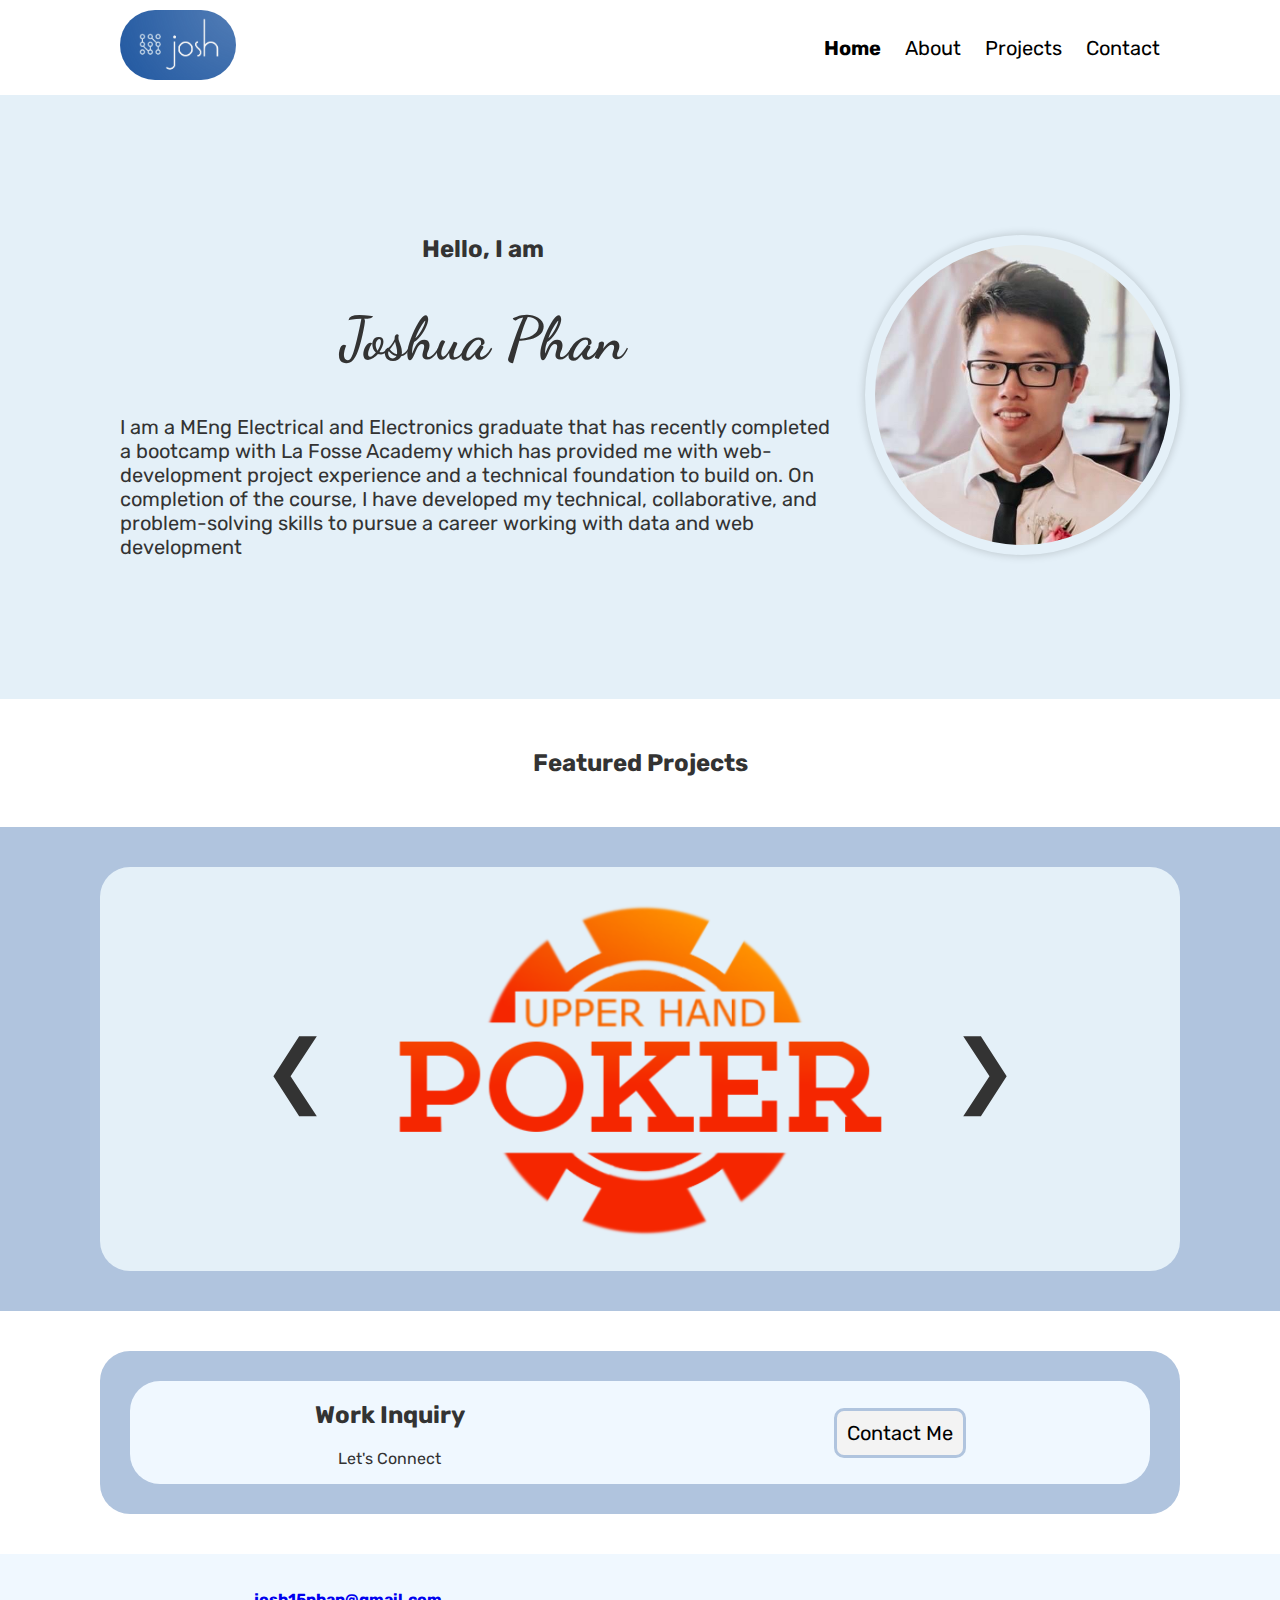
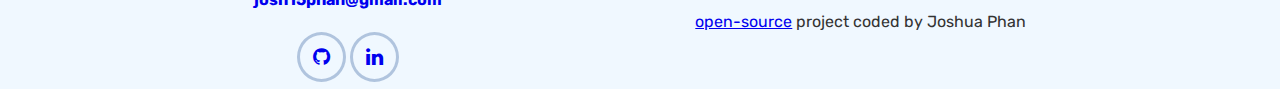
<file: index.html>
<!DOCTYPE html>
<html lang="en">
  <head>
    <meta charset="UTF-8" />
    <meta http-equiv="X-UA-Compatible" content="IE=edge" />
    <meta name="viewport" content="width=device-width, initial-scale=1.0" />
    <link rel="stylesheet" href="./css/styles.css" />
    <link
      rel="stylesheet"
      href="https://cdnjs.cloudflare.com/ajax/libs/font-awesome/4.7.0/css/font-awesome.min.css"
    />
    <link rel="icon" href="img/favicon.png" type="image/x-icon" />
    <script defer src="js/script.js"></script>
    <title>JP Portfolio | Homepage</title>
  </head>
  <body>
    <nav class="d-flex justify-content-between">
      <a href="/" title="Homepage"
        ><img src="./img/logo.png" alt="Website Logo"
      /></a>
      <div>
        <a href="/" style="font-weight: bold">Home</a>
        <a href="about.html">About</a>
        <a href="projects.html">Projects</a>
        <a href="contact.html">Contact</a>
      </div>
    </nav>

    <div class="profile">
      <div class="profile-desc">
        <h2>Hello, I am</h2>
        <h1>Joshua Phan</h1>
        <p>
          I am a MEng Electrical and Electronics graduate that has recently
          completed a bootcamp with La Fosse Academy which has provided me with
          web-development project experience and a technical foundation to build
          on. On completion of the course, I have developed my technical,
          collaborative, and problem-solving skills to pursue a career working
          with data and web development
        </p>
      </div>
      <div>
        <img
          class="profile-pic"
          src="./img/profilepic.png"
          alt="Profile Picture"
        />
      </div>
    </div>

    <h2 class="subtitle">Featured Projects</h2>
    <div class="container">
      <div class="featured-wrapper">
        <div class="project-list">
          <div class="project-thumbnails">
            <img
              class="project-thumbnail"
              src="img/fp1.png"
              alt="Upper Hand Project"
            />
            <div class="middle">
              <div class="project-text">
                <h3>Upper Hand Poker</h3>
                <p>A real-time multiplayer game Poker application</p>
                <a href="/projects.html" class="project-link"
                  >git checkout upper-hand</a
                >
              </div>
            </div>
          </div>

          <div class="project-thumbnails">
            <img
              class="project-thumbnail"
              src="img/fp2.png"
              alt="Ye Olde Quiz Project"
            />
            <div class="middle">
              <div class="project-text">
                <h3>Ye Olde Quiz</h3>
                <p>A Pub quiz-styled real-time quiz game</p>
                <a href="/projects.html" class="project-link"
                  >git checkout ye-olde-quiz</a
                >
              </div>
            </div>
          </div>

          <div class="project-thumbnails">
            <img
              class="project-thumbnail"
              src="img/fp3.png"
              alt="Habitual Project"
            />
            <div class="middle">
              <div class="project-text">
                <h3>Habitual</h3>
                <p>Habit Tracking Web Application</p>
                <a href="/projects.html" class="project-link"
                  >git checkout habitual</a
                >
              </div>
            </div>
          </div>
        </div>
        <div class="arrows">
          <a class="prev" onclick="plusSlides(-1)">&#10094;</a>
          <a class="next" onclick="plusSlides(1)">&#10095;</a>
        </div>
      </div>
    </div>

    <div class="inquiry">
      <div class="inquiry-second">
        <div>
          <h2>Work Inquiry</h2>
          <p>Let's Connect</p>
        </div>
        <a href="contact.html">Contact Me</a>
      </div>
    </div>

    <footer>
      <div class="external-links">
        <p class="email">
          <a
            href="mailto:josh15phan@gmail.com"
            style="text-decoration: none; font-weight: bold"
            >josh15phan@gmail.com</a
          >
        </p>
        <a href="https://github.com/JLP2000" class="links-buttons"
          ><i class="fa fa-github"></i
        ></a>
        <a
          href="https://www.linkedin.com/in/joshua-phan-471615230/"
          class="links-buttons"
          ><i class="fa fa-linkedin"></i
        ></a>
      </div>
      <p>
        <a href="https://github.com/JLP2000/portfolio-webpage">open-source</a>
        project coded by Joshua Phan
      </p>
    </footer>
  </body>
</html>
</file>
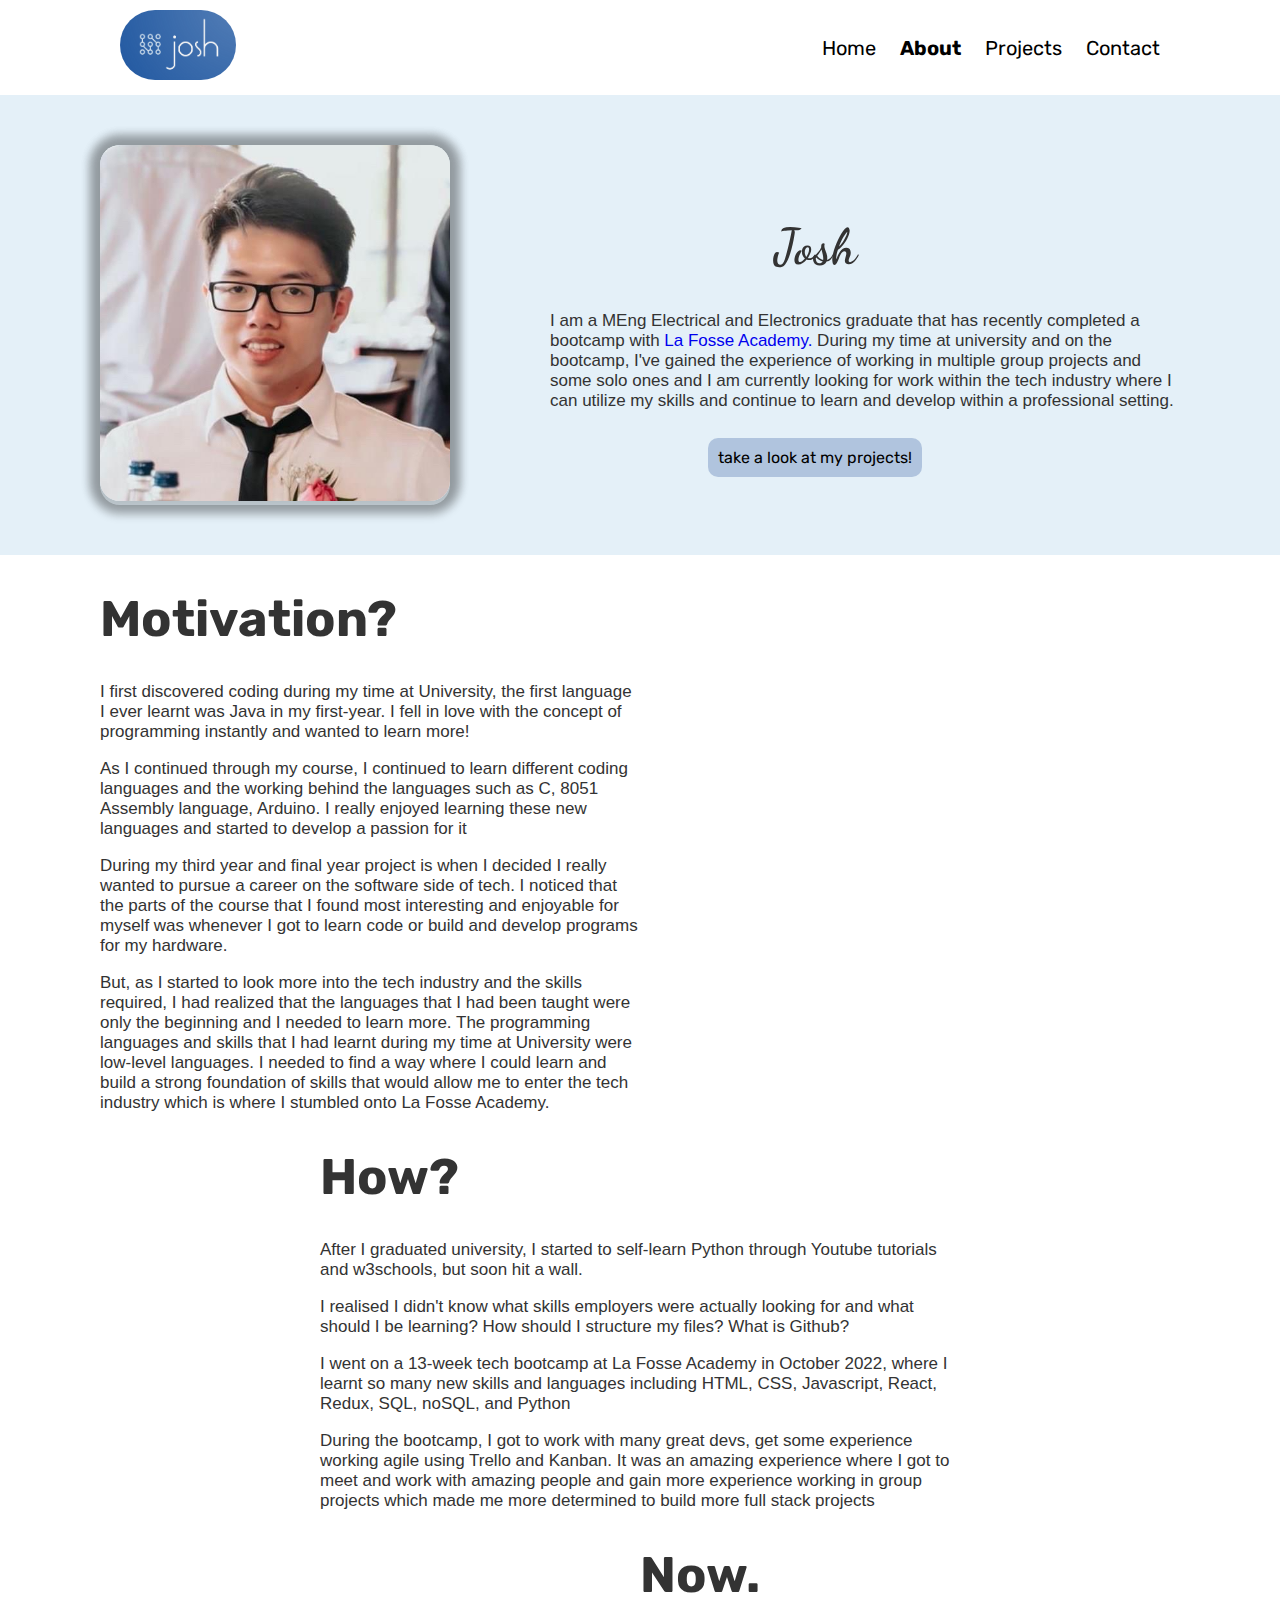
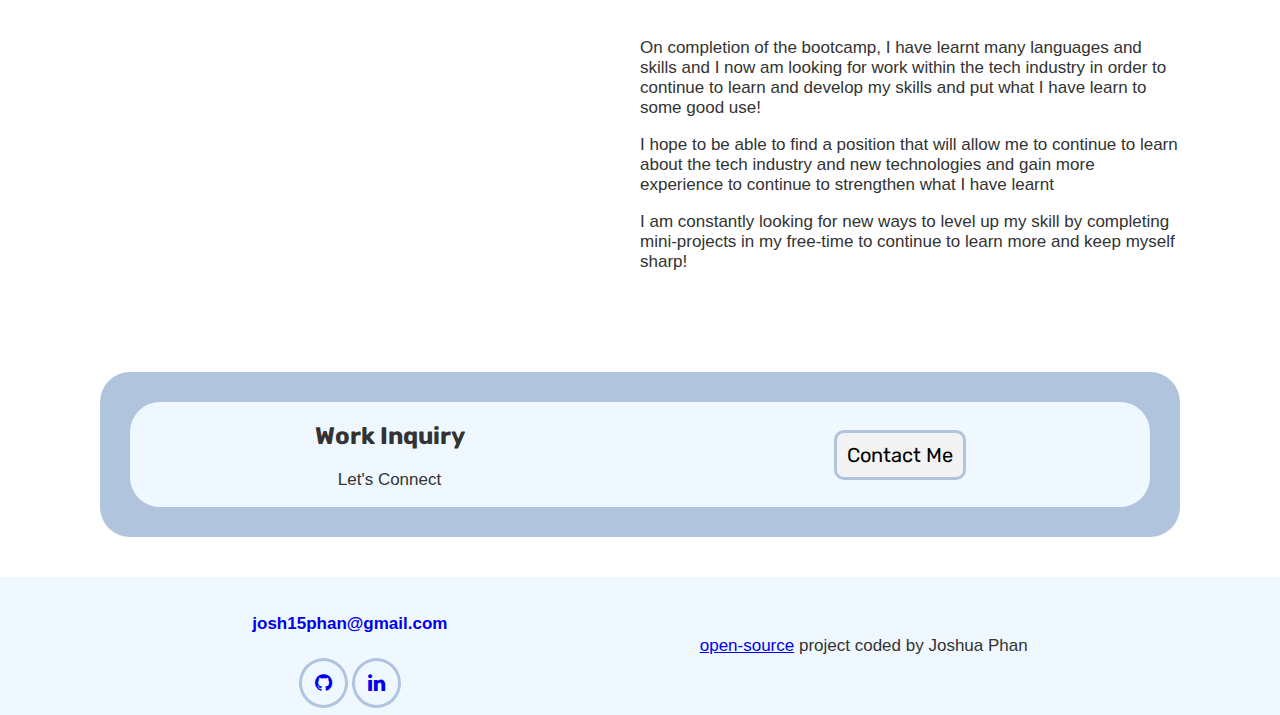
<file: about.html>
<!DOCTYPE html>
<html lang="en">
  <head>
    <meta charset="UTF-8" />
    <meta http-equiv="X-UA-Compatible" content="IE=edge" />
    <meta name="viewport" content="width=device-width, initial-scale=1.0" />
    <link rel="stylesheet" href="./css/about-style.css" />
    <link
      rel="stylesheet"
      href="https://cdnjs.cloudflare.com/ajax/libs/font-awesome/4.7.0/css/font-awesome.min.css"
    />
    <link rel="icon" href="img/favicon.png" type="image/x-icon" />
    <title>JP Portfolio | About</title>
  </head>
  <body>
    <nav class="d-flex justify-content-between">
      <a href="/" title="Homepage"
        ><img src="./img/logo.png" alt="Website Logo"
      /></a>
      <div>
        <a href="/">Home</a>
        <a href="about.html" style="font-weight: bold">About</a>
        <a href="projects.html">Projects</a>
        <a href="contact.html">Contact</a>
      </div>
    </nav>

    <div class="container">
      <div class="profile-pic">
        <img
          class="profile-pic"
          src="./img/profilepic.png"
          alt="Profile Picture"
        />
      </div>
      <div class="intro">
        <h1>Josh</h1>
        <p style="text-align: left; padding-left: 100px">
          I am a MEng Electrical and Electronics graduate that has recently
          completed a bootcamp with
          <a
            href="https://www.lafosseacademy.com/about"
            style="text-decoration: none"
            title="La Fosse Academy"
          >
            La Fosse Academy.
          </a>
          During my time at university and on the bootcamp, I've gained the
          experience of working in multiple group projects and some solo ones
          and I am currently looking for work within the tech industry where I
          can utilize my skills and continue to learn and develop within a
          professional setting.
        </p>
        <a href="/projects.html" class="button">take a look at my projects!</a>
      </div>
    </div>

    <div>
      <div style="padding-left: 100px; padding-right: 50%; text-align: left">
        <h1 style="font-size: 50px">Motivation?</h1>
        <p>
          I first discovered coding during my time at University, the first
          language I ever learnt was Java in my first-year. I fell in love with
          the concept of programming instantly and wanted to learn more!
        </p>
        <p>
          As I continued through my course, I continued to learn different
          coding languages and the working behind the languages such as C, 8051
          Assembly language, Arduino. I really enjoyed learning these new
          languages and started to develop a passion for it
        </p>
        <p>
          During my third year and final year project is when I decided I really
          wanted to pursue a career on the software side of tech. I noticed that
          the parts of the course that I found most interesting and enjoyable
          for myself was whenever I got to learn code or build and develop
          programs for my hardware.
        </p>
        <p>
          But, as I started to look more into the tech industry and the skills
          required, I had realized that the languages that I had been taught
          were only the beginning and I needed to learn more. The programming
          languages and skills that I had learnt during my time at University
          were low-level languages. I needed to find a way where I could learn
          and build a strong foundation of skills that would allow me to enter
          the tech industry which is where I stumbled onto La Fosse Academy.
        </p>
      </div>

      <div style="text-align: left; padding-left: 25%; padding-right: 25%">
        <h1 style="font-size: 50px; text-align: left">How?</h1>
        <p>
          After I graduated university, I started to self-learn Python through
          Youtube tutorials and w3schools, but soon hit a wall.
        </p>
        <p>
          I realised I didn't know what skills employers were actually looking
          for and what should I be learning? How should I structure my files?
          What is Github?
        </p>
        <p>
          I went on a 13-week tech bootcamp at La Fosse Academy in October 2022,
          where I learnt so many new skills and languages including HTML, CSS,
          Javascript, React, Redux, SQL, noSQL, and Python
        </p>
        <p>
          During the bootcamp, I got to work with many great devs, get some
          experience working agile using Trello and Kanban. It was an amazing
          experience where I got to meet and work with amazing people and gain
          more experience working in group projects which made me more
          determined to build more full stack projects
        </p>
      </div>

      <div style="text-align: left; padding-left: 50%; padding-right: 100px">
        <h1 style="font-size: 50px; text-align: left">Now.</h1>
        <p>
          On completion of the bootcamp, I have learnt many languages and skills
          and I now am looking for work within the tech industry in order to
          continue to learn and develop my skills and put what I have learn to
          some good use!
        </p>
        <p>
          I hope to be able to find a position that will allow me to continue to
          learn about the tech industry and new technologies and gain more
          experience to continue to strengthen what I have learnt
        </p>
        <p>
          I am constantly looking for new ways to level up my skill by
          completing mini-projects in my free-time to continue to learn more and
          keep myself sharp!
        </p>
      </div>
    </div>

    <div class="inquiry">
      <div class="inquiry-second">
        <div>
          <h2>Work Inquiry</h2>
          <p>Let's Connect</p>
        </div>
        <a href="contact.html">Contact Me</a>
      </div>
    </div>

    <footer>
      <div class="external-links">
        <p class="email">
          <a
            href="mailto:josh15phan@gmail.com"
            style="text-decoration: none; font-weight: bold"
            >josh15phan@gmail.com</a
          >
        </p>
        <a href="https://github.com/JLP2000" class="links-buttons"
          ><i class="fa fa-github"></i
        ></a>
        <a
          href="https://www.linkedin.com/in/joshua-phan-471615230/"
          class="links-buttons"
          ><i class="fa fa-linkedin"></i
        ></a>
      </div>
      <p>
        <a href="https://github.com/JLP2000/portfolio-webpage">open-source</a>
        project coded by Joshua Phan
      </p>
    </footer>
  </body>
</html>
</file>
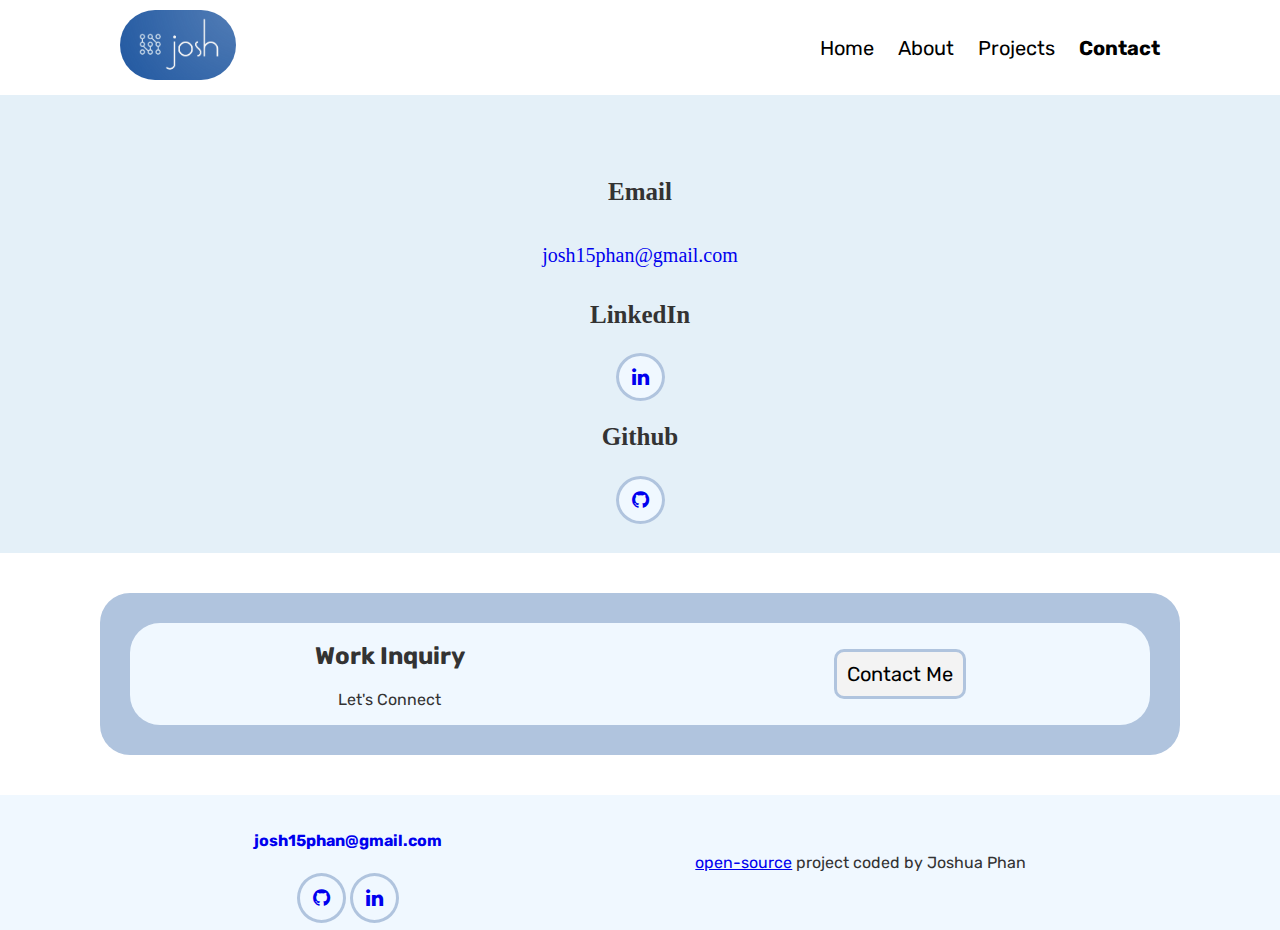
<file: contact.html>
<!DOCTYPE html>
<html lang="en">
  <head>
    <meta charset="UTF-8" />
    <meta http-equiv="X-UA-Compatible" content="IE=edge" />
    <meta name="viewport" content="width=device-width, initial-scale=1.0" />
    <link rel="stylesheet" href="./css/contacts-style.css" />
    <link
      rel="stylesheet"
      href="https://cdnjs.cloudflare.com/ajax/libs/font-awesome/4.7.0/css/font-awesome.min.css"
    />
    <link rel="icon" href="img/favicon.png" type="image/x-icon" />
    <title>JP Portfolio | Contact</title>
  </head>
  <body>
    <nav class="d-flex justify-content-between">
      <a href="/" title="Homepage"
        ><img src="./img/logo.png" alt="Website Logo"
      /></a>
      <div>
        <a href="/">Home</a>
        <a href="about.html">About</a>
        <a href="projects.html">Projects</a>
        <a href="contact.html" style="font-weight: bold">Contact</a>
      </div>
    </nav>

    <div
      style="
        padding: 40px 100px;
        font-family: Cambria, Cochin, Georgia, Times, 'Times New Roman', serif;
        font-size: 25px;
        background-color: #e4f0f8;
      "
    >
      <h4 style="padding-top: 10px">Email</h4>
      <a
        href="mailto:josh15phan@gmail.com"
        style="text-decoration: none; font-size: 20px"
        >josh15phan@gmail.com</a
      >
      <h4>LinkedIn</h4>
      <a
        href="https://www.linkedin.com/in/joshua-phan-471615230/"
        class="links-buttons"
        ><i class="fa fa-linkedin"></i
      ></a>
      <h4>Github</h4>
      <a href="https://github.com/JLP2000" class="links-buttons"
        ><i class="fa fa-github"></i
      ></a>
    </div>

    <div class="inquiry">
      <div class="inquiry-second">
        <div>
          <h2>Work Inquiry</h2>
          <p>Let's Connect</p>
        </div>
        <a href="contact.html">Contact Me</a>
      </div>
    </div>

    <footer>
      <div class="external-links">
        <p class="email">
          <a
            href="mailto:josh15phan@gmail.com"
            style="text-decoration: none; font-weight: bold"
            >josh15phan@gmail.com</a
          >
        </p>
        <a href="https://github.com/JLP2000" class="links-buttons"
          ><i class="fa fa-github"></i
        ></a>
        <a
          href="https://www.linkedin.com/in/joshua-phan-471615230/"
          class="links-buttons"
          ><i class="fa fa-linkedin"></i
        ></a>
      </div>
      <p>
        <a href="https://github.com/JLP2000/portfolio-webpage">open-source</a>
        project coded by Joshua Phan
      </p>
    </footer>
  </body>
</html>
</file>
<file: css/styles.css>
@import url("https://fonts.googleapis.com/css2?family=Chivo+Mono&display=swap");
@import url("https://fonts.googleapis.com/css2?family=Chivo+Mono&family=Dancing+Script&display=swap");
@import url("https://fonts.googleapis.com/css2?family=Rubik&display=swap");

:root {
  text-align: center;
  font-family: "Rubik", sans-serif;
  color: #333333;
  /* background-color: rgba(0, 0, 0, 0.849); */
}

body {
  margin: 0;
  padding: 0;
}

nav {
  display: flex;
  align-items: center;
  justify-content: space-between;
  margin: 0px 100px;
  padding: 10px;
  /* background-color: aliceblue; */
}

nav a {
  font-size: 20px;
  padding-left: 10px;
  padding-right: 10px;
  text-decoration: none;
  color: black;
}

nav a:hover {
  /* background-color: aliceblue; */
  text-decoration: underline;
}

nav a:first-child img {
  height: 70px;
  border-radius: 50px;
}
.profile {
  display: flex;
  flex-direction: row;
  justify-content: space-between;
  align-items: center;
  background-color: #e4f0f8;
  background-size: cover;
  margin: 0px 0px;
  padding: 100px;
  /* border-radius: 30px; */
  /* width: max-content; */
}

.profile-desc {
  /* background-color: #a4bac2; */
  text-align: start;
  padding: 20px;
  border-radius: 30px;
}

.profile-desc h2 {
  text-align: center;
}

.profile-desc h1 {
  text-align: center;
  font-size: 60px;
  font-family: "Dancing Script", cursive;
}

.profile-desc p {
  font-size: 20px;
}

.profile-pic {
  height: 300px;
  padding: 10px;
  box-shadow: 0px 0px 10px rgba(0, 0, 0, 0.2);
  border-radius: 100%;
}

.subtitle {
  padding: 50px 0;
  margin: 0 100px;
  /* background-color: aliceblue; */
  border-radius: 30px;
}

.container {
  display: flex;
  justify-content: center;
  align-items: center;
  background-color: lightsteelblue;
}

.featured-wrapper {
  position: relative;
  background-color: #e4f0f8;
  border-radius: 30px;
  width: 100%;
  margin: 40px 100px;
}

.project-list {
  display: grid;
}

.project-thumbnails {
  grid-column: 1;
  grid-row: 1;
  display: none;
  opacity: 1;
  /* transition: opacity 0.25s; */
  position: relative;
}

.project-thumbnails:hover .project-thumbnail {
  opacity: 0.3;
  transition: opacity 0.25s linear;
}

.project-thumbnails:hover .middle {
  display: block;
}

.middle {
  padding: 0 0 40px 0;
  transition: 0.5s ease;
  display: none;
  position: absolute;
  top: 50%;
  left: 50%;
  transform: translate(-50%, -50%);
  -ms-transform: translate(-50%, -50%);
  text-align: center;
}

.project-list img {
  border-radius: 50px;
  height: 380px;
  max-width: 80%;
  padding: 10px;
  align-items: center;
}

.arrows {
  width: 100%;
}

.prev:hover {
  background-color: rgba(0, 0, 0, 0.377);
  border-radius: 10px 0 0 10px;
  text-align: center;
}

.next:hover {
  background-color: rgba(0, 0, 0, 0.377);
  border-radius: 0 10px 10px 0;
  text-align: center;
}

.prev {
  position: absolute;
  top: 50%;
  left: 15%;
  transform: translateY(-50%);
  cursor: pointer;
  font-size: 5rem;
}

.next {
  position: absolute;
  top: 50%;
  right: 15%;
  transform: translateY(-50%);
  cursor: pointer;
  font-size: 5rem;
}

.project-link {
  text-decoration: none;
  border-radius: 10px;
  border: solid lightsteelblue;
  background-color: aliceblue;
  color: black;
  padding: 5px;
}

.inquiry {
  padding: 0 0 20px 0;
  background-color: lightsteelblue;
  margin: 40px 100px 40px 100px;
  padding: 30px;
  border-radius: 30px;
}

.inquiry-second {
  display: flex;
  align-items: center;
  justify-content: space-around;
  background-color: aliceblue;
  border-radius: 30px;
}

.inquiry-second a {
  background-color: rgb(243, 243, 243);
  text-decoration: none;
  border: solid lightsteelblue;
  color: black;
  padding: 10px;
  border-radius: 10px;
  font-size: 20px;
}

.inquiry-second a:hover {
  background-color: rgba(0, 0, 0, 0.308);
}

footer {
  background-color: aliceblue;
  display: flex;
  align-items: center;
  justify-content: space-evenly;
  padding: 20px 0 20px 0;
}

.email {
  padding: 0 0 20px 0;
}

.links-buttons {
  border: solid lightsteelblue;
  padding: 10px 13px;
  background-color: aliceblue;
  border-radius: 100%;
  font-size: 20px;
}

.links-buttons:hover {
  background-color: rgba(0, 0, 0, 0.137);
}
</file>
<file: css/about-style.css>
@import url("https://fonts.googleapis.com/css2?family=Chivo+Mono&display=swap");
@import url("https://fonts.googleapis.com/css2?family=Chivo+Mono&family=Dancing+Script&display=swap");
@import url("https://fonts.googleapis.com/css2?family=Rubik&display=swap");

:root {
  text-align: center;
  font-family: "Rubik", sans-serif;
  color: #333333;
  /* background-color: rgba(0, 0, 0, 0.849); */
}

body {
  margin: 0;
  padding: 0;
}

p {
  font-size: 17px;
  font-family: Verdana, Geneva, Tahoma, sans-serif;
}

nav {
  display: flex;
  align-items: center;
  justify-content: space-between;
  margin: 0px 100px;
  padding: 10px;
  /* background-color: aliceblue; */
}

nav a {
  font-size: 20px;
  padding-left: 10px;
  padding-right: 10px;
  text-decoration: none;
  color: black;
}

nav a:hover {
  /* background-color: aliceblue; */
  text-decoration: underline;
}

nav a:first-child img {
  height: 70px;
  border-radius: 50px;
}

.profile-pic {
  border-radius: 20px;
  width: 350px;
  /* padding: 10px; */
  box-shadow: 0px 0px 10px 10px rgba(0, 0, 0, 0.2);
}

.container {
  background-color: #e4f0f8;
  display: flex;
  flex-direction: row;
  justify-content: space-between;
  align-items: center;
  padding: 50px 100px;
}

.button {
  border-radius: 10px;
  /* border: solid lightsteelblue; */
  background-color: lightsteelblue;
  padding: 10px;
  text-decoration: none;
  color: black;
}

.button:hover {
  /* background-color: rgba(176, 196, 222, 0.418); */
  text-decoration: underline;
}

.intro h1 {
  font-size: 50px;
  font-family: "Dancing Script", cursive;
}

.intro p {
  padding: 0 0 20px 0;
}

.inquiry {
  padding: 0 0 20px 0;
  background-color: lightsteelblue;
  margin: 100px 100px 40px 100px;
  padding: 30px;
  border-radius: 30px;
}

.inquiry-second {
  display: flex;
  align-items: center;
  justify-content: space-around;
  background-color: aliceblue;
  border-radius: 30px;
}

.inquiry-second a {
  background-color: rgb(243, 243, 243);
  text-decoration: none;
  border: solid lightsteelblue;
  color: black;
  padding: 10px;
  border-radius: 10px;
  font-size: 20px;
}

.inquiry-second a:hover {
  background-color: rgba(0, 0, 0, 0.308);
}

footer {
  background-color: aliceblue;
  display: flex;
  align-items: center;
  justify-content: space-evenly;
  padding: 20px 0 20px 0;
}

.email {
  padding: 0 0 20px 0;
}

.links-buttons {
  border: solid lightsteelblue;
  padding: 10px 13px;
  background-color: aliceblue;
  border-radius: 100%;
  font-size: 20px;
}

.links-buttons:hover {
  background-color: rgba(0, 0, 0, 0.137);
}
</file>
<file: css/contacts-style.css>
@import url("https://fonts.googleapis.com/css2?family=Chivo+Mono&display=swap");
@import url("https://fonts.googleapis.com/css2?family=Chivo+Mono&family=Dancing+Script&display=swap");
@import url("https://fonts.googleapis.com/css2?family=Rubik&display=swap");

:root {
  text-align: center;
  font-family: "Rubik", sans-serif;
  color: #333333;
  /* background-color: rgba(0, 0, 0, 0.849); */
}

body {
  margin: 0;
  padding: 0;
}

nav {
  display: flex;
  align-items: center;
  justify-content: space-between;
  margin: 0px 100px;
  padding: 10px;
  /* background-color: aliceblue; */
}

nav a {
  font-size: 20px;
  padding-left: 10px;
  padding-right: 10px;
  text-decoration: none;
  color: black;
}

nav a:hover {
  /* background-color: aliceblue; */
  text-decoration: underline;
}

nav a:first-child img {
  height: 70px;
  border-radius: 50px;
}

.inquiry {
  padding: 0 0 20px 0;
  background-color: lightsteelblue;
  margin: 40px 100px 40px 100px;
  padding: 30px;
  border-radius: 30px;
}

.inquiry-second {
  display: flex;
  align-items: center;
  justify-content: space-around;
  background-color: aliceblue;
  border-radius: 30px;
}

.inquiry-second a {
  background-color: rgb(243, 243, 243);
  text-decoration: none;
  border: solid lightsteelblue;
  color: black;
  padding: 10px;
  border-radius: 10px;
  font-size: 20px;
}

.inquiry-second a:hover {
  background-color: rgba(0, 0, 0, 0.308);
}

footer {
  background-color: aliceblue;
  display: flex;
  align-items: center;
  justify-content: space-evenly;
  padding: 20px 0 20px 0;
}

.email {
  padding: 0 0 20px 0;
}

.links-buttons {
  border: solid lightsteelblue;
  padding: 10px 13px;
  background-color: aliceblue;
  border-radius: 100%;
  font-size: 20px;
}

.links-buttons:hover {
  background-color: rgba(0, 0, 0, 0.137);
}
</file>
